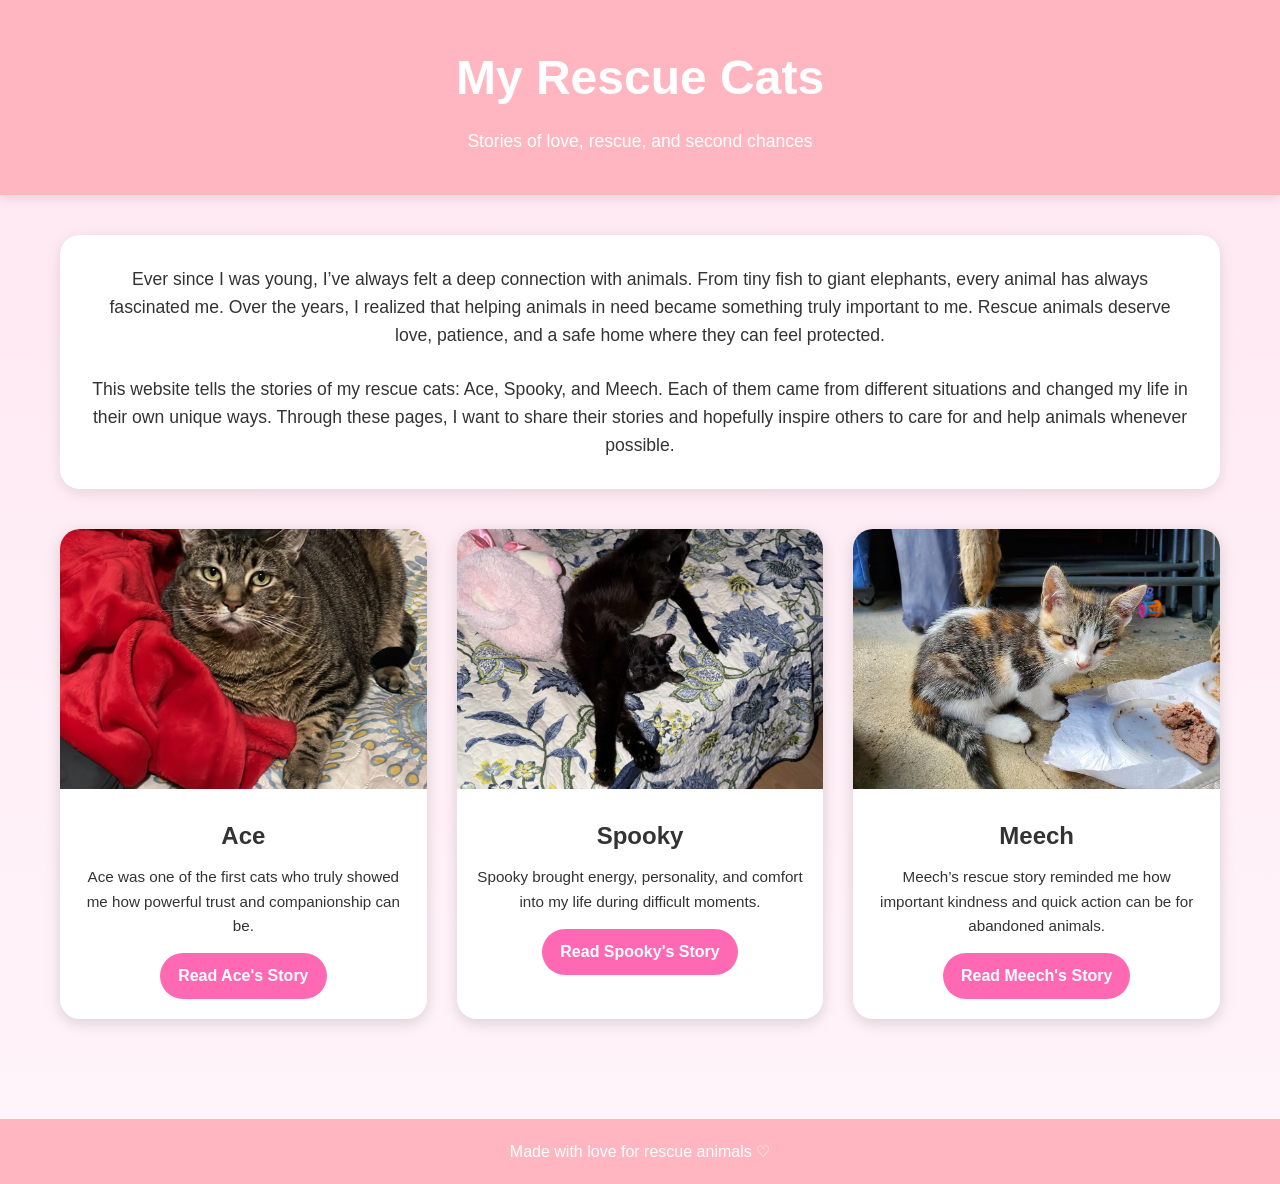
<file: index.html>
<!DOCTYPE html>
<html lang="en">
<head>
    <meta charset="UTF-8">
    <meta name="viewport" content="width=device-width, initial-scale=1.0">
    <title>My Rescue Cats</title>

    <style>

        *{
            margin:0;
            padding:0;
            box-sizing:border-box;
        }

        body {
            font-family: Arial, sans-serif;
            background: linear-gradient(to bottom, #ffe6f0, #fff5fa);
            color: #333;
            line-height: 1.6;
        }

        /* HEADER */

        header {
            background-color: #ffb6c1;
            padding: 40px 20px;
            text-align: center;
            box-shadow: 0 3px 10px rgba(0,0,0,0.1);
        }

        h1 {
            margin-bottom: 10px;
            font-size: 3rem;
            color: white;
        }

        .subtitle{
            color:white;
            font-size:1.1rem;
        }

        /* MAIN CONTENT */

        .content {
            max-width: 1200px;
            margin:auto;
            padding: 40px 20px;
            text-align: center;
        }

        .intro-text{
            background:white;
            padding:30px;
            border-radius:20px;
            box-shadow:0 4px 15px rgba(0,0,0,0.1);
            margin-bottom:40px;

            /* transition */
            transition: transform 0.3s ease,
                        box-shadow 0.3s ease;
        }

        .intro-text:hover{
            transform: translateY(-5px);
            box-shadow:0 8px 20px rgba(0,0,0,0.15);
        }

        .intro-text p{
            font-size:1.1rem;
        }

        /* CAT CARDS */

        .cats {
            display: grid;
            grid-template-columns: repeat(auto-fit, minmax(250px, 1fr));
            gap: 30px;
        }

        .cat-card {
            background: white;
            border-radius: 20px;
            overflow: hidden;
            box-shadow: 0 4px 15px rgba(0,0,0,0.15);

            /* transition */
            transition: transform 0.3s ease,
                        box-shadow 0.3s ease;
        }

        .cat-card:hover {
            transform: translateY(-10px) scale(1.02);
            box-shadow: 0 10px 25px rgba(0,0,0,0.2);
        }

        .cat-card img {
            width: 100%;
            height: 260px;
            object-fit: cover;

            transition: transform 0.4s ease;
        }

        .cat-card:hover img{
            transform: scale(1.05);
        }

        .card-content{
            padding:20px;
        }

        .card-content h3{
            margin-bottom:10px;
            font-size:1.5rem;
        }

        .card-content p{
            margin-bottom:15px;
            font-size:0.95rem;
        }

        a {
            text-decoration: none;
            color: white;
        }

        .button{
            display:inline-block;
            background:#ff69b4;
            padding:10px 18px;
            border-radius:30px;
            font-weight:bold;

            transition: background 0.3s ease,
                        transform 0.3s ease;
        }

        .button:hover{
            background:#ff1493;
            transform:scale(1.05);
        }

        /* FOOTER */

        footer{
            margin-top:60px;
            background:#ffb6c1;
            padding:20px;
            text-align:center;
            color:white;
        }

        /* MOBILE */

        @media (max-width: 768px){

            h1{
                font-size:2.2rem;
            }

            .intro-text p{
                font-size:1rem;
            }

            .cat-card img{
                height:220px;
            }
        }

    </style>
</head>

<body>

    <header>
        <h1>My Rescue Cats</h1>
        <p class="subtitle">
            Stories of love, rescue, and second chances
        </p>
    </header>

    <div class="content">

        <div class="intro-text">
            <p>
                Ever since I was young, I’ve always felt a deep connection with animals.
                From tiny fish to giant elephants, every animal has always fascinated me.
                Over the years, I realized that helping animals in need became something
                truly important to me. Rescue animals deserve love, patience, and a safe
                home where they can feel protected.
            </p>

            <br>

            <p>
                This website tells the stories of my rescue cats: Ace, Spooky, and Meech.
                Each of them came from different situations and changed my life in their
                own unique ways. Through these pages, I want to share their stories and
                hopefully inspire others to care for and help animals whenever possible.
            </p>
        </div>

        <div class="cats">

            <!-- ACE -->
            <div class="cat-card">

                <img src="ace.jpg" alt="Ace the cat">

                <div class="card-content">
                    <h3>Ace</h3>

                    <p>
                        Ace was one of the first cats who truly showed me how powerful
                        trust and companionship can be.
                    </p>

                    <a href="ace.html" class="button">
                        Read Ace's Story
                    </a>
                </div>

            </div>

            <!-- SPOOKY -->
            <div class="cat-card">

                <img src="spooky.jpg" alt="Spooky the cat">

                <div class="card-content">
                    <h3>Spooky</h3>

                    <p>
                        Spooky brought energy, personality, and comfort into my life
                        during difficult moments.
                    </p>

                    <a href="spooky.html" class="button">
                        Read Spooky's Story
                    </a>
                </div>

            </div>

            <!-- MEECH -->
            <div class="cat-card">

                <img src="meech.jpg" alt="Meech the cat">

                <div class="card-content">
                    <h3>Meech</h3>

                    <p>
                        Meech’s rescue story reminded me how important kindness and
                        quick action can be for abandoned animals.
                    </p>

                    <a href="meech.html" class="button">
                        Read Meech's Story
                    </a>
                </div>

            </div>

        </div>

    </div>

    <footer>
        <p>Made with love for rescue animals ♡</p>
    </footer>

</body>
</html>
</file>
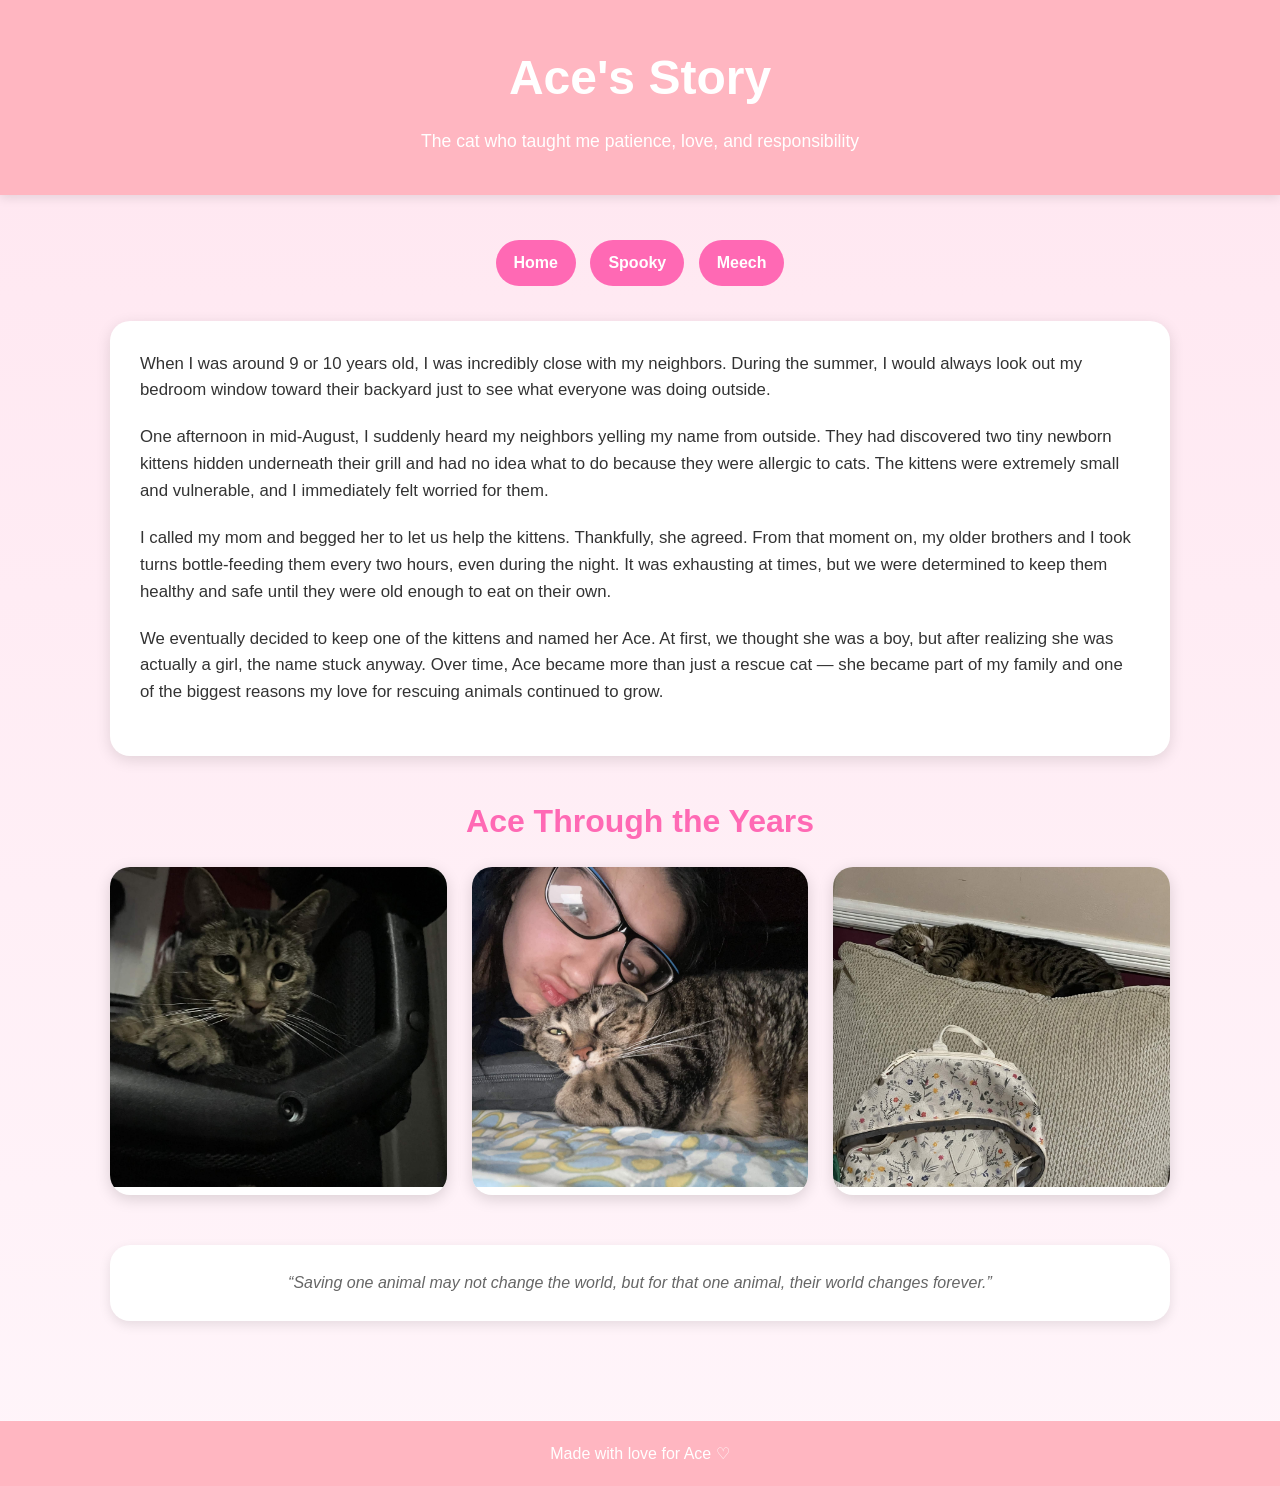
<file: ace.html>
<!DOCTYPE html>
<html lang="en">
<head>
    <meta charset="UTF-8">
    <meta name="viewport" content="width=device-width, initial-scale=1.0">
    <title>Ace's Story</title>

    <style>

        *{
            margin:0;
            padding:0;
            box-sizing:border-box;
        }

        body{
            font-family: Arial, sans-serif;
            background: linear-gradient(to bottom, #ffe6f0, #fff5fa);
            color:#333;
            line-height:1.6;
        }

        /* HEADER */

        header{
            background:#ffb6c1;
            padding:40px 20px;
            text-align:center;
            color:white;
            box-shadow:0 3px 10px rgba(0,0,0,0.1);
        }

        header h1{
            font-size:3rem;
            margin-bottom:10px;
        }

        header p{
            font-size:1.1rem;
        }

        /* CONTENT */

        .content{
            max-width:1100px;
            margin:auto;
            padding:40px 20px;
        }

        /* NAVIGATION */

        nav{
            text-align:center;
            margin-bottom:30px;
        }

        nav a{
            text-decoration:none;
            color:white;
            background:#ff69b4;
            padding:10px 18px;
            border-radius:25px;
            margin:5px;
            display:inline-block;
            font-weight:bold;

            transition: background 0.3s ease,
                        transform 0.3s ease;
        }

        nav a:hover{
            background:#ff1493;
            transform:scale(1.05);
        }

        /* STORY SECTION */

        .story-box{
            background:white;
            padding:30px;
            border-radius:20px;
            box-shadow:0 4px 15px rgba(0,0,0,0.12);
            margin-bottom:40px;

            transition: transform 0.3s ease,
                        box-shadow 0.3s ease;
        }

        .story-box:hover{
            transform:translateY(-5px);
            box-shadow:0 8px 20px rgba(0,0,0,0.15);
        }

        .story-box p{
            font-size:1.05rem;
            margin-bottom:20px;
        }

        /* GALLERY */

        .gallery-title{
            text-align:center;
            margin-bottom:20px;
            font-size:2rem;
            color:#ff69b4;
        }

        .cats{
            display:grid;
            grid-template-columns: repeat(auto-fit, minmax(250px, 1fr));
            gap:25px;
        }

        .cat-card{
            background:white;
            border-radius:20px;
            overflow:hidden;
            box-shadow:0 4px 15px rgba(0,0,0,0.15);

            transition: transform 0.3s ease,
                        box-shadow 0.3s ease;
        }

        .cat-card:hover{
            transform:translateY(-10px);
            box-shadow:0 10px 25px rgba(0,0,0,0.2);
        }

        .cat-card img{
            width:100%;
            height:320px;
            object-fit:cover;

            transition: transform 0.4s ease;
        }

        .cat-card:hover img{
            transform:scale(1.05);
        }

        /* QUOTE SECTION */

        .quote{
            margin-top:50px;
            text-align:center;
            background:#fff;
            padding:25px;
            border-radius:20px;
            box-shadow:0 4px 12px rgba(0,0,0,0.1);
            font-style:italic;
            color:#666;
        }

        /* FOOTER */

        footer{
            margin-top:60px;
            background:#ffb6c1;
            color:white;
            text-align:center;
            padding:20px;
        }

        /* MOBILE */

        @media (max-width:768px){

            header h1{
                font-size:2.2rem;
            }

            .story-box p{
                font-size:1rem;
            }

            .cat-card img{
                height:250px;
            }
        }

    </style>
</head>

<body>

    <header>
        <h1>Ace's Story</h1>
        <p>The cat who taught me patience, love, and responsibility</p>
    </header>

    <div class="content">

        <!-- Navigation -->
        <nav>
            <a href="index.html">Home</a>
            <a href="spooky.html">Spooky</a>
            <a href="meech.html">Meech</a>
        </nav>

        <!-- Story -->
        <div class="story-box">

            <p>
                When I was around 9 or 10 years old, I was incredibly close with my neighbors.
                During the summer, I would always look out my bedroom window toward their backyard
                just to see what everyone was doing outside.
            </p>

            <p>
                One afternoon in mid-August, I suddenly heard my neighbors yelling my name from outside.
                They had discovered two tiny newborn kittens hidden underneath their grill and had no idea
                what to do because they were allergic to cats. The kittens were extremely small and vulnerable,
                and I immediately felt worried for them.
            </p>

            <p>
                I called my mom and begged her to let us help the kittens. Thankfully, she agreed.
                From that moment on, my older brothers and I took turns bottle-feeding them every two hours,
                even during the night. It was exhausting at times, but we were determined to keep them healthy
                and safe until they were old enough to eat on their own.
            </p>

            <p>
                We eventually decided to keep one of the kittens and named her Ace. At first, we thought
                she was a boy, but after realizing she was actually a girl, the name stuck anyway.
                Over time, Ace became more than just a rescue cat — she became part of my family and one
                of the biggest reasons my love for rescuing animals continued to grow.
            </p>

        </div>

        <!-- Gallery -->
        <h2 class="gallery-title">Ace Through the Years</h2>

        <div class="cats">

            <div class="cat-card">
                <img src="ace1.jpg" alt="Baby Ace">
            </div>

            <div class="cat-card">
                <img src="ace2.jpg" alt="Ace and me">
            </div>

            <div class="cat-card">
                <img src="ace3.jpg" alt="Ace today">
            </div>

        </div>

        <!-- Quote -->
        <div class="quote">
            <p>
                “Saving one animal may not change the world, but for that one animal,
                their world changes forever.”
            </p>
        </div>

    </div>

    <footer>
        <p>Made with love for Ace ♡</p>
    </footer>

</body>
</html>
</file>
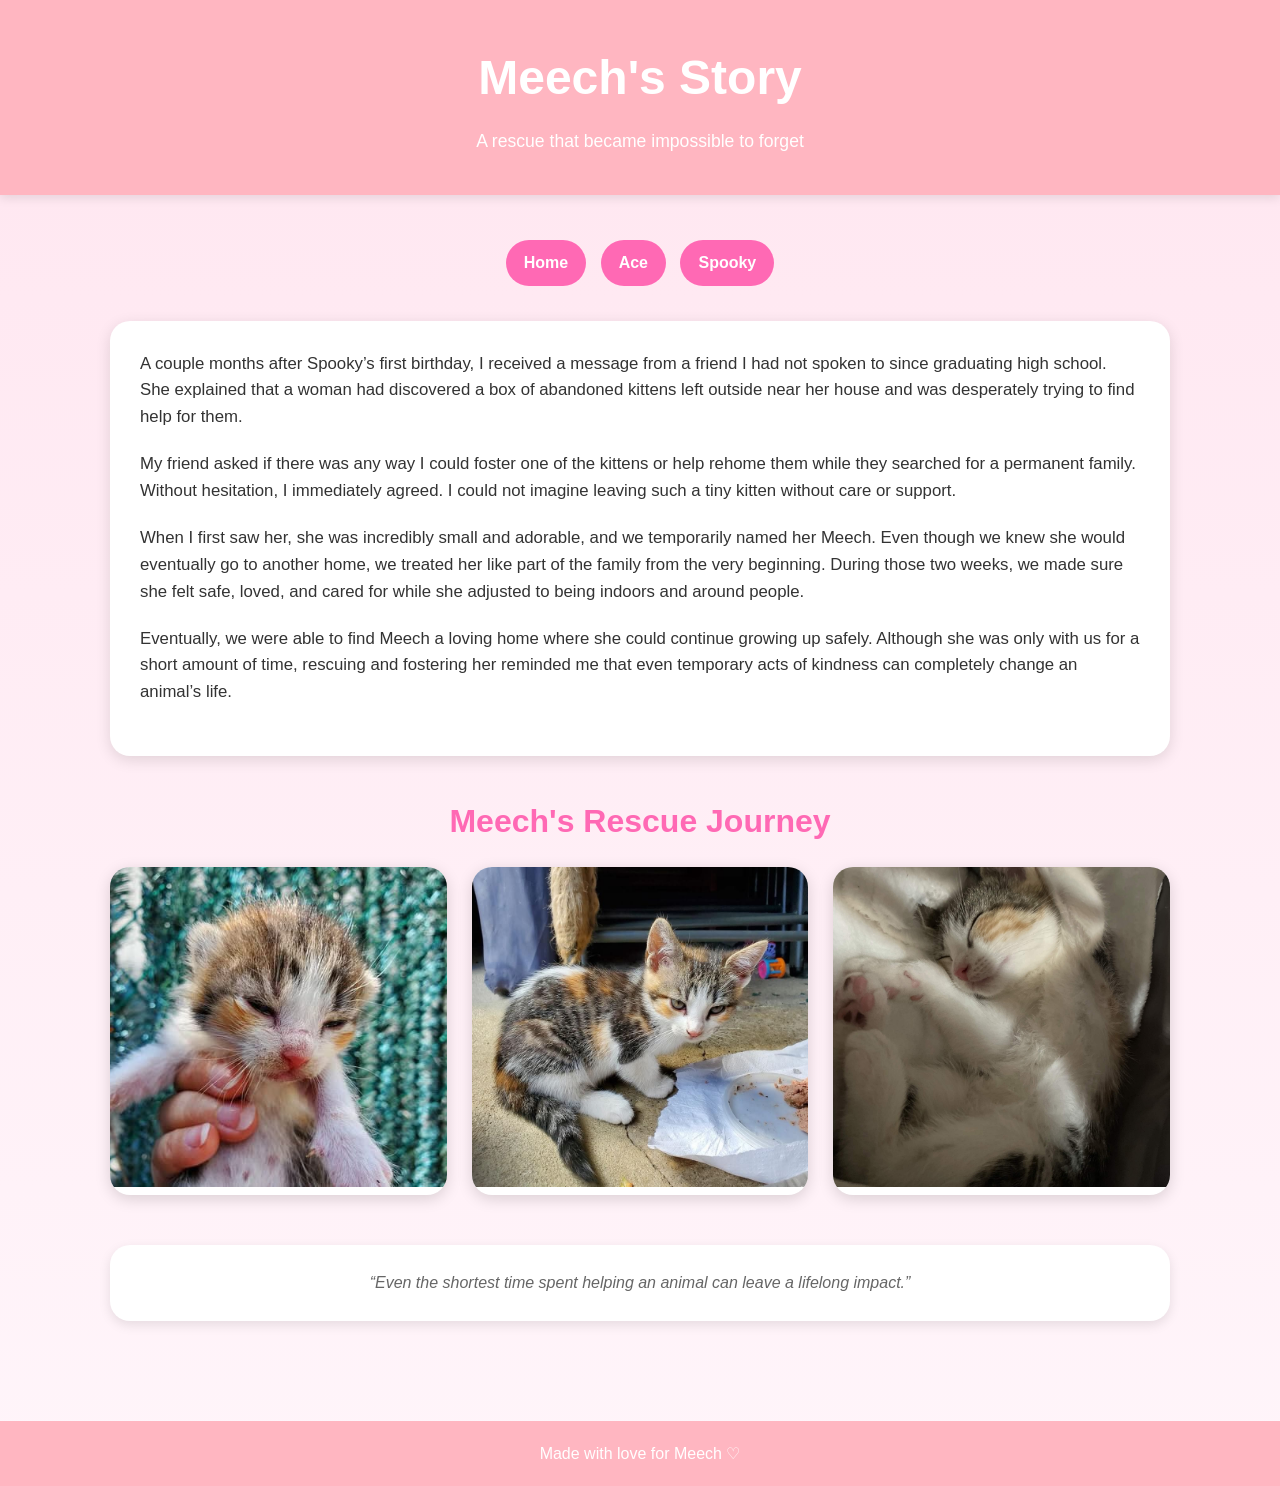
<file: meech.html>
<!DOCTYPE html>
<html lang="en">
<head>
    <meta charset="UTF-8">
    <meta name="viewport" content="width=device-width, initial-scale=1.0">
    <title>Meech's Story</title>

    <style>

        *{
            margin:0;
            padding:0;
            box-sizing:border-box;
        }

        body{
            font-family: Arial, sans-serif;
            background: linear-gradient(to bottom, #ffe6f0, #fff5fa);
            color:#333;
            line-height:1.6;
        }

        /* HEADER */

        header{
            background:#ffb6c1;
            padding:40px 20px;
            text-align:center;
            color:white;
            box-shadow:0 3px 10px rgba(0,0,0,0.1);
        }

        header h1{
            font-size:3rem;
            margin-bottom:10px;
        }

        header p{
            font-size:1.1rem;
        }

        /* CONTENT */

        .content{
            max-width:1100px;
            margin:auto;
            padding:40px 20px;
        }

        /* NAVIGATION */

        nav{
            text-align:center;
            margin-bottom:30px;
        }

        nav a{
            text-decoration:none;
            color:white;
            background:#ff69b4;
            padding:10px 18px;
            border-radius:25px;
            margin:5px;
            display:inline-block;
            font-weight:bold;

            transition: background 0.3s ease,
                        transform 0.3s ease;
        }

        nav a:hover{
            background:#ff1493;
            transform:scale(1.05);
        }

        /* STORY */

        .story-box{
            background:white;
            padding:30px;
            border-radius:20px;
            box-shadow:0 4px 15px rgba(0,0,0,0.12);
            margin-bottom:40px;

            transition: transform 0.3s ease,
                        box-shadow 0.3s ease;
        }

        .story-box:hover{
            transform:translateY(-5px);
            box-shadow:0 8px 20px rgba(0,0,0,0.15);
        }

        .story-box p{
            margin-bottom:20px;
            font-size:1.05rem;
        }

        /* GALLERY */

        .gallery-title{
            text-align:center;
            margin-bottom:20px;
            font-size:2rem;
            color:#ff69b4;
        }

        .cats{
            display:grid;
            grid-template-columns: repeat(auto-fit, minmax(250px, 1fr));
            gap:25px;
        }

        .cat-card{
            background:white;
            border-radius:20px;
            overflow:hidden;
            box-shadow:0 4px 15px rgba(0,0,0,0.15);

            transition: transform 0.3s ease,
                        box-shadow 0.3s ease;
        }

        .cat-card:hover{
            transform:translateY(-10px);
            box-shadow:0 10px 25px rgba(0,0,0,0.2);
        }

        .cat-card img{
            width:100%;
            height:320px;
            object-fit:cover;

            transition: transform 0.4s ease;
        }

        .cat-card:hover img{
            transform:scale(1.05);
        }

        /* QUOTE */

        .quote{
            margin-top:50px;
            background:white;
            padding:25px;
            border-radius:20px;
            text-align:center;
            box-shadow:0 4px 12px rgba(0,0,0,0.1);
            font-style:italic;
            color:#666;
        }

        /* FOOTER */

        footer{
            margin-top:60px;
            background:#ffb6c1;
            color:white;
            text-align:center;
            padding:20px;
        }

        /* MOBILE */

        @media (max-width:768px){

            header h1{
                font-size:2.2rem;
            }

            .story-box p{
                font-size:1rem;
            }

            .cat-card img{
                height:250px;
            }
        }

    </style>
</head>

<body>

    <header>
        <h1>Meech's Story</h1>
        <p>A rescue that became impossible to forget</p>
    </header>

    <div class="content">

        <!-- Navigation -->
        <nav>
            <a href="index.html">Home</a>
            <a href="ace.html">Ace</a>
            <a href="spooky.html">Spooky</a>
        </nav>

        <!-- Story -->
        <div class="story-box">

            <p>
                A couple months after Spooky’s first birthday, I received a message from a friend
                I had not spoken to since graduating high school. She explained that a woman had
                discovered a box of abandoned kittens left outside near her house and was desperately
                trying to find help for them.
            </p>

            <p>
                My friend asked if there was any way I could foster one of the kittens or help rehome
                them while they searched for a permanent family. Without hesitation, I immediately agreed.
                I could not imagine leaving such a tiny kitten without care or support.
            </p>

            <p>
                When I first saw her, she was incredibly small and adorable, and we temporarily named
                her Meech. Even though we knew she would eventually go to another home, we treated her
                like part of the family from the very beginning. During those two weeks, we made sure
                she felt safe, loved, and cared for while she adjusted to being indoors and around people.
            </p>

            <p>
                Eventually, we were able to find Meech a loving home where she could continue growing
                up safely. Although she was only with us for a short amount of time, rescuing and fostering
                her reminded me that even temporary acts of kindness can completely change an animal’s life.
            </p>

        </div>

        <!-- Gallery -->
        <h2 class="gallery-title">Meech's Rescue Journey</h2>

        <div class="cats">

            <div class="cat-card">
                <img src="meech1.jpg" alt="Meech as a kitten">
            </div>

            <div class="cat-card">
                <img src="meech2.jpg" alt="Meech being cared for">
            </div>

            <div class="cat-card">
                <img src="meech3.jpg" alt="Meech before finding a home">
            </div>

        </div>

        <!-- Quote -->
        <div class="quote">
            <p>
                “Even the shortest time spent helping an animal can leave a lifelong impact.”
            </p>
        </div>

    </div>

    <footer>
        <p>Made with love for Meech ♡</p>
    </footer>

</body>
</html>
</file>
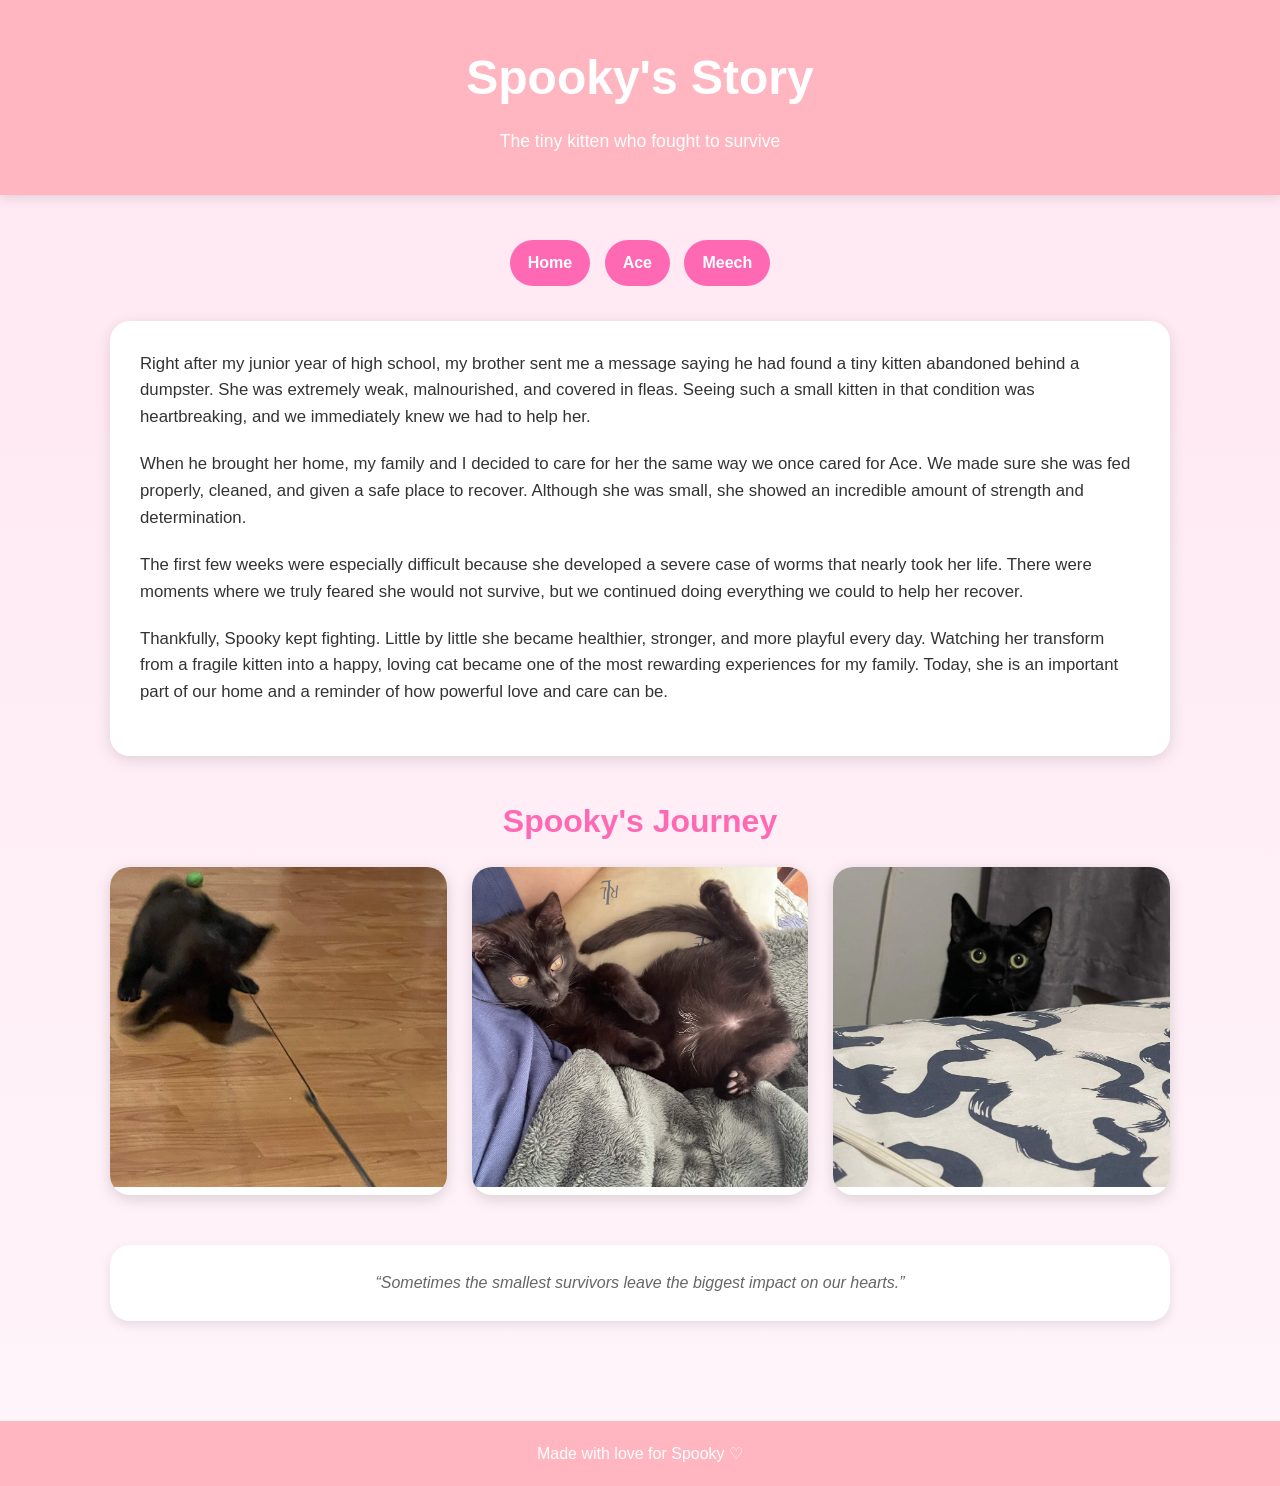
<file: spooky.html>
<!DOCTYPE html>
<html lang="en">
<head>
    <meta charset="UTF-8">
    <meta name="viewport" content="width=device-width, initial-scale=1.0">
    <title>Spooky's Story</title>

    <style>

        *{
            margin:0;
            padding:0;
            box-sizing:border-box;
        }

        body{
            font-family: Arial, sans-serif;
            background: linear-gradient(to bottom, #ffe6f0, #fff5fa);
            color:#333;
            line-height:1.6;
        }

        /* HEADER */

        header{
            background:#ffb6c1;
            padding:40px 20px;
            text-align:center;
            color:white;
            box-shadow:0 3px 10px rgba(0,0,0,0.1);
        }

        header h1{
            font-size:3rem;
            margin-bottom:10px;
        }

        header p{
            font-size:1.1rem;
        }

        /* CONTENT */

        .content{
            max-width:1100px;
            margin:auto;
            padding:40px 20px;
        }

        /* NAVIGATION */

        nav{
            text-align:center;
            margin-bottom:30px;
        }

        nav a{
            text-decoration:none;
            color:white;
            background:#ff69b4;
            padding:10px 18px;
            border-radius:25px;
            margin:5px;
            display:inline-block;
            font-weight:bold;

            transition: background 0.3s ease,
                        transform 0.3s ease;
        }

        nav a:hover{
            background:#ff1493;
            transform:scale(1.05);
        }

        /* STORY BOX */

        .story-box{
            background:white;
            padding:30px;
            border-radius:20px;
            box-shadow:0 4px 15px rgba(0,0,0,0.12);
            margin-bottom:40px;

            transition: transform 0.3s ease,
                        box-shadow 0.3s ease;
        }

        .story-box:hover{
            transform:translateY(-5px);
            box-shadow:0 8px 20px rgba(0,0,0,0.15);
        }

        .story-box p{
            margin-bottom:20px;
            font-size:1.05rem;
        }

        /* GALLERY */

        .gallery-title{
            text-align:center;
            margin-bottom:20px;
            font-size:2rem;
            color:#ff69b4;
        }

        .cats{
            display:grid;
            grid-template-columns: repeat(auto-fit, minmax(250px, 1fr));
            gap:25px;
        }

        .cat-card{
            background:white;
            border-radius:20px;
            overflow:hidden;
            box-shadow:0 4px 15px rgba(0,0,0,0.15);

            transition: transform 0.3s ease,
                        box-shadow 0.3s ease;
        }

        .cat-card:hover{
            transform:translateY(-10px);
            box-shadow:0 10px 25px rgba(0,0,0,0.2);
        }

        .cat-card img{
            width:100%;
            height:320px;
            object-fit:cover;

            transition: transform 0.4s ease;
        }

        .cat-card:hover img{
            transform:scale(1.05);
        }

        /* QUOTE */

        .quote{
            margin-top:50px;
            background:white;
            padding:25px;
            border-radius:20px;
            text-align:center;
            box-shadow:0 4px 12px rgba(0,0,0,0.1);
            font-style:italic;
            color:#666;
        }

        /* FOOTER */

        footer{
            margin-top:60px;
            background:#ffb6c1;
            color:white;
            text-align:center;
            padding:20px;
        }

        /* MOBILE */

        @media (max-width:768px){

            header h1{
                font-size:2.2rem;
            }

            .story-box p{
                font-size:1rem;
            }

            .cat-card img{
                height:250px;
            }
        }

    </style>
</head>

<body>

    <header>
        <h1>Spooky's Story</h1>
        <p>The tiny kitten who fought to survive</p>
    </header>

    <div class="content">

        <!-- Navigation -->
        <nav>
            <a href="index.html">Home</a>
            <a href="ace.html">Ace</a>
            <a href="meech.html">Meech</a>
        </nav>

        <!-- Story -->
        <div class="story-box">

            <p>
                Right after my junior year of high school, my brother sent me a message saying
                he had found a tiny kitten abandoned behind a dumpster. She was extremely weak,
                malnourished, and covered in fleas. Seeing such a small kitten in that condition
                was heartbreaking, and we immediately knew we had to help her.
            </p>

            <p>
                When he brought her home, my family and I decided to care for her the same way
                we once cared for Ace. We made sure she was fed properly, cleaned, and given a
                safe place to recover. Although she was small, she showed an incredible amount
                of strength and determination.
            </p>

            <p>
                The first few weeks were especially difficult because she developed a severe case
                of worms that nearly took her life. There were moments where we truly feared she
                would not survive, but we continued doing everything we could to help her recover.
            </p>

            <p>
                Thankfully, Spooky kept fighting. Little by little she became healthier, stronger,
                and more playful every day. Watching her transform from a fragile kitten into a happy,
                loving cat became one of the most rewarding experiences for my family. Today, she is
                an important part of our home and a reminder of how powerful love and care can be.
            </p>

        </div>

        <!-- Gallery -->
        <h2 class="gallery-title">Spooky's Journey</h2>

        <div class="cats">

            <div class="cat-card">
                <img src="spooky1.jpg" alt="Spooky as a kitten">
            </div>

            <div class="cat-card">
                <img src="spooky2.jpg" alt="Spooky growing stronger">
            </div>

            <div class="cat-card">
                <img src="spooky3.jpg" alt="Spooky today">
            </div>

        </div>

        <!-- Quote -->
        <div class="quote">
            <p>
                “Sometimes the smallest survivors leave the biggest impact on our hearts.”
            </p>
        </div>

    </div>

    <footer>
        <p>Made with love for Spooky ♡</p>
    </footer>

</body>
</html>
</file>
